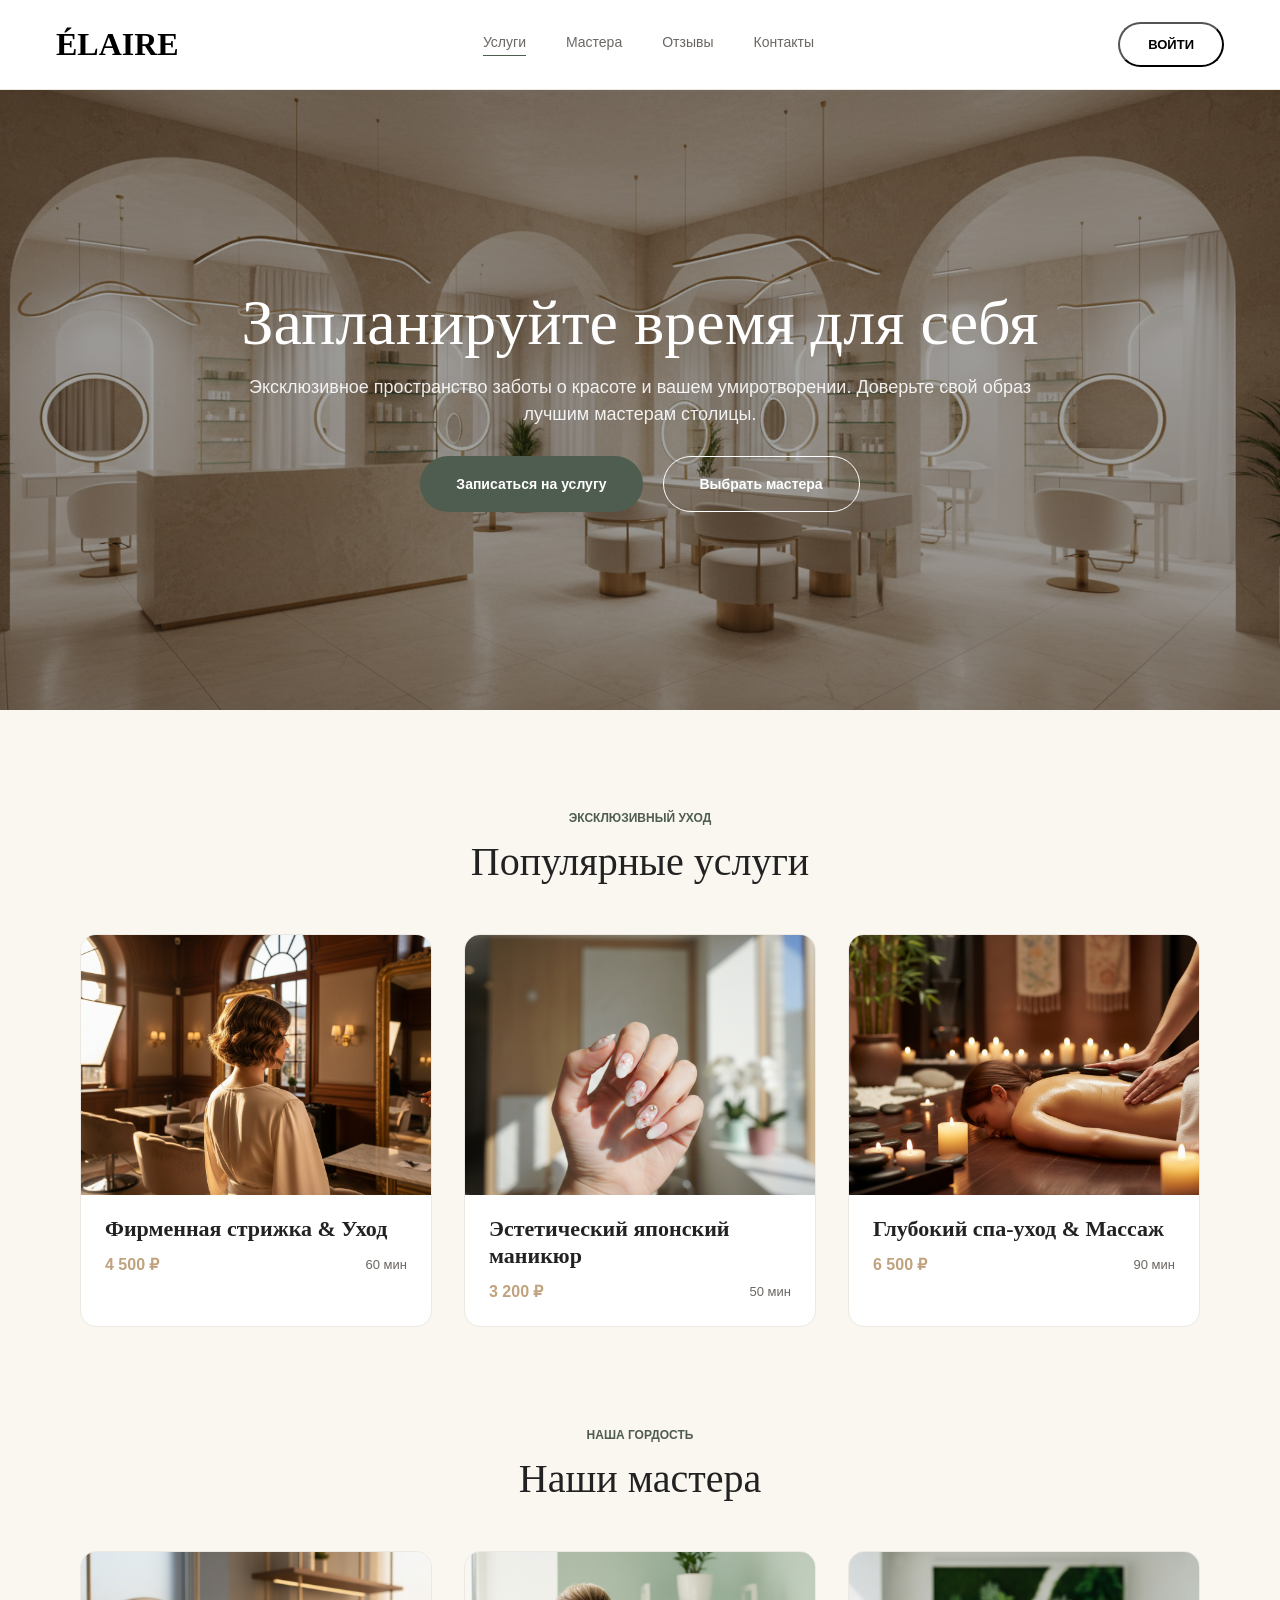
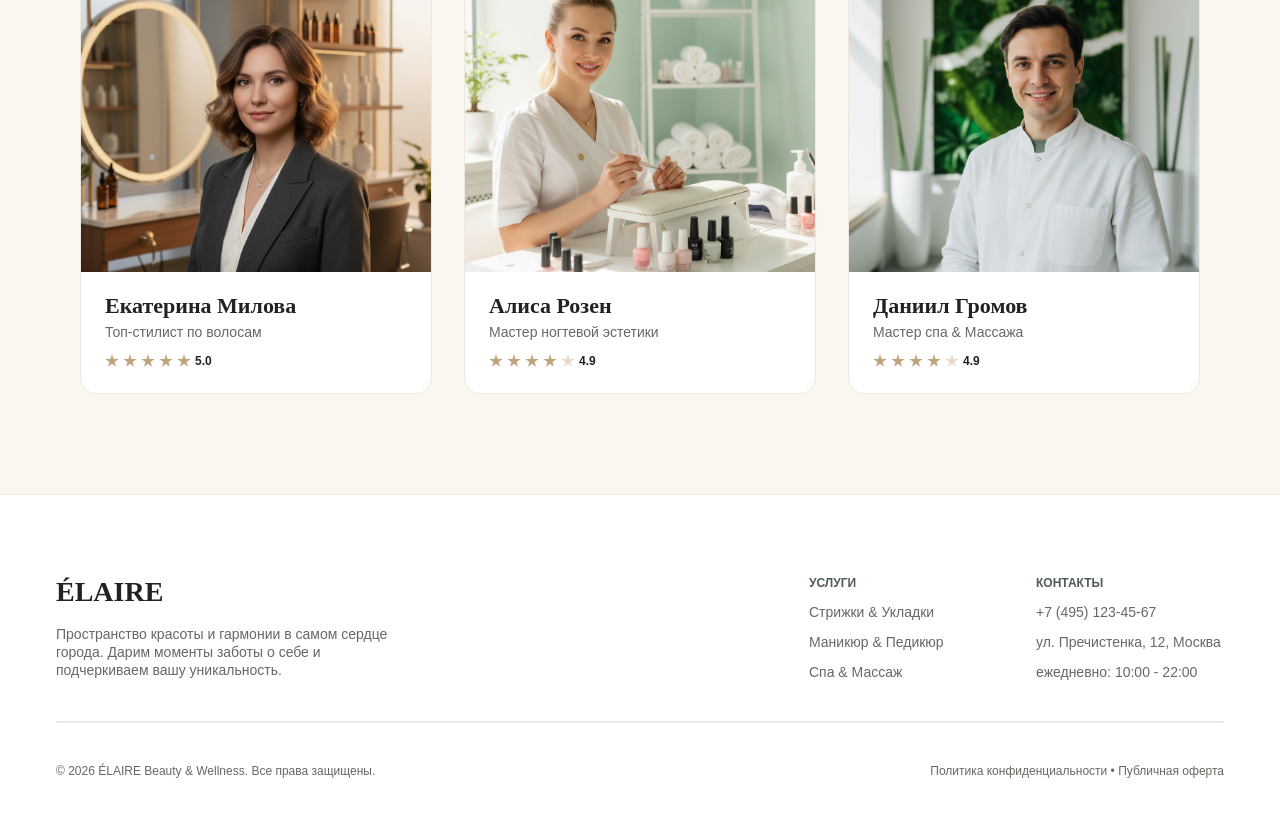
<file: frontend-1-complete/index.html>
<!DOCTYPE html>
<html lang="ru">
  <head>
    <meta charset="UTF-8" />
    <link rel="icon" type="image/svg+xml" href="/favicon.svg" />
    <meta name="viewport" content="width=device-width, initial-scale=1.0" />
    <title>ÉLAIRE — Салон услуг</title>
    <link rel="stylesheet" href="home.css" />
  </head>
  <body>
    <div class="page">
      <!-- header -->
      <header class="header">
        <div class="logo">
          <span class="logo-text">ÉLAIRE</span>
        </div>
        <nav class="nav-links">
          <div class="nav-item active"><a href="#">Услуги</a></div>
          <div class="nav-item"><a href="#">Мастера</a></div>
          <div class="nav-item"><a href="#">Отзывы</a></div>
          <div class="nav-item"><a href="#">Контакты</a></div>
        </nav>
        <button class="login-button"><span>Войти</span></button>
      </header>

      <!-- hero -->
      <section class="hero">
        <div class="hero-text-container">
          <h1 class="hero-title">Запланируйте время для себя</h1>
          <p class="hero-desc">
            Эксклюзивное пространство заботы о красоте и вашем умиротворении.
            Доверьте свой образ лучшим мастерам столицы.
          </p>
        </div>
        <div class="hero-ctas">
          <button
            class="cta-service"
            onclick="window.location.href='services.html'"
          >
            Записаться на услугу
          </button>
          <button class="cta-master">Выбрать мастера</button>
        </div>
      </section>

      <!-- popular services -->
      <section class="popular-services">
        <div class="section-header">
          <span class="section-tag">Эксклюзивный уход</span>
          <h2 class="section-title">Популярные услуги</h2>
        </div>
        <div class="services-grid">
          <article class="service-card">
            <div
              class="service-card-image"
              style="background-image: url('images/service-haircut.png')"
            ></div>
            <div class="service-card-body">
              <h3 class="service-card-title">Фирменная стрижка &amp; Уход</h3>
              <div class="service-card-meta">
                <span class="price">4 500 ₽</span>
                <span class="duration">60 мин</span>
              </div>
            </div>
          </article>
          <article class="service-card">
            <div
              class="service-card-image"
              style="background-image: url('images/service-manicure.png')"
            ></div>
            <div class="service-card-body">
              <h3 class="service-card-title">Эстетический японский маникюр</h3>
              <div class="service-card-meta">
                <span class="price">3 200 ₽</span>
                <span class="duration">50 мин</span>
              </div>
            </div>
          </article>
          <article class="service-card">
            <div
              class="service-card-image"
              style="background-image: url('images/service-spa.png')"
            ></div>
            <div class="service-card-body">
              <h3 class="service-card-title">Глубокий спа-уход &amp; Массаж</h3>
              <div class="service-card-meta">
                <span class="price">6 500 ₽</span>
                <span class="duration">90 мин</span>
              </div>
            </div>
          </article>
        </div>
      </section>

      <!-- our masters -->
      <section class="our-masters">
        <div class="section-header">
          <span class="section-tag">Наша гордость</span>
          <h2 class="section-title">Наши мастера</h2>
        </div>
        <div class="masters-grid">
          <article class="master-card">
            <div
              class="master-card-image"
              style="background-image: url('images/master-ekaterina.png')"
            ></div>
            <div class="master-card-body">
              <div class="master-info">
                <h3 class="master-name">Екатерина Милова</h3>
                <span class="master-role">Топ-стилист по волосам</span>
              </div>
              <div class="stars">
                <span class="star"></span>
                <span class="star"></span>
                <span class="star"></span>
                <span class="star"></span>
                <span class="star"></span>
                <span class="rating">5.0</span>
              </div>
            </div>
          </article>
          <article class="master-card">
            <div
              class="master-card-image"
              style="background-image: url('images/master-alisa.png')"
            ></div>
            <div class="master-card-body">
              <div class="master-info">
                <h3 class="master-name">Алиса Розен</h3>
                <span class="master-role">Мастер ногтевой эстетики</span>
              </div>
              <div class="stars">
                <span class="star"></span>
                <span class="star"></span>
                <span class="star"></span>
                <span class="star"></span>
                <span class="star star-empty"></span>
                <span class="rating">4.9</span>
              </div>
            </div>
          </article>
          <article class="master-card">
            <div
              class="master-card-image"
              style="background-image: url('images/master-daniil.png')"
            ></div>
            <div class="master-card-body">
              <div class="master-info">
                <h3 class="master-name">Даниил Громов</h3>
                <span class="master-role">Мастер спа &amp; Массажа</span>
              </div>
              <div class="stars">
                <span class="star"></span>
                <span class="star"></span>
                <span class="star"></span>
                <span class="star"></span>
                <span class="star star-empty"></span>
                <span class="rating">4.9</span>
              </div>
            </div>
          </article>
        </div>
      </section>

      <!-- footer -->
      <footer class="footer">
        <div class="footer-top">
          <div class="footer-brand">
            <span class="brand-name">ÉLAIRE</span>
            <span class="brand-desc"
              >Пространство красоты и гармонии в самом сердце города. Дарим
              моменты заботы о себе и подчеркиваем вашу уникальность.</span
            >
          </div>
          <div class="footer-links-row">
            <div class="links-col" style="width: 147px">
              <span class="col-title">Услуги</span>
              <a href="#">Стрижки &amp; Укладки</a>
              <a href="#">Маникюр &amp; Педикюр</a>
              <a href="#">Спа &amp; Массаж</a>
            </div>
            <div class="links-col" style="width: 188px">
              <span class="col-title">Контакты</span>
              <a href="#">+7 (495) 123-45-67</a>
              <a href="#">ул. Пречистенка, 12, Москва</a>
              <a href="#">ежедневно: 10:00 - 22:00</a>
            </div>
          </div>
        </div>
        <div class="footer-line"></div>
        <div class="footer-bottom">
          <span class="copy"
            >© 2026 ÉLAIRE Beauty &amp; Wellness. Все права защищены.</span
          >
          <span class="legal"
            >Политика конфиденциальности • Публичная оферта</span
          >
        </div>
      </footer>
    </div>
  </body>
</html>
</file>
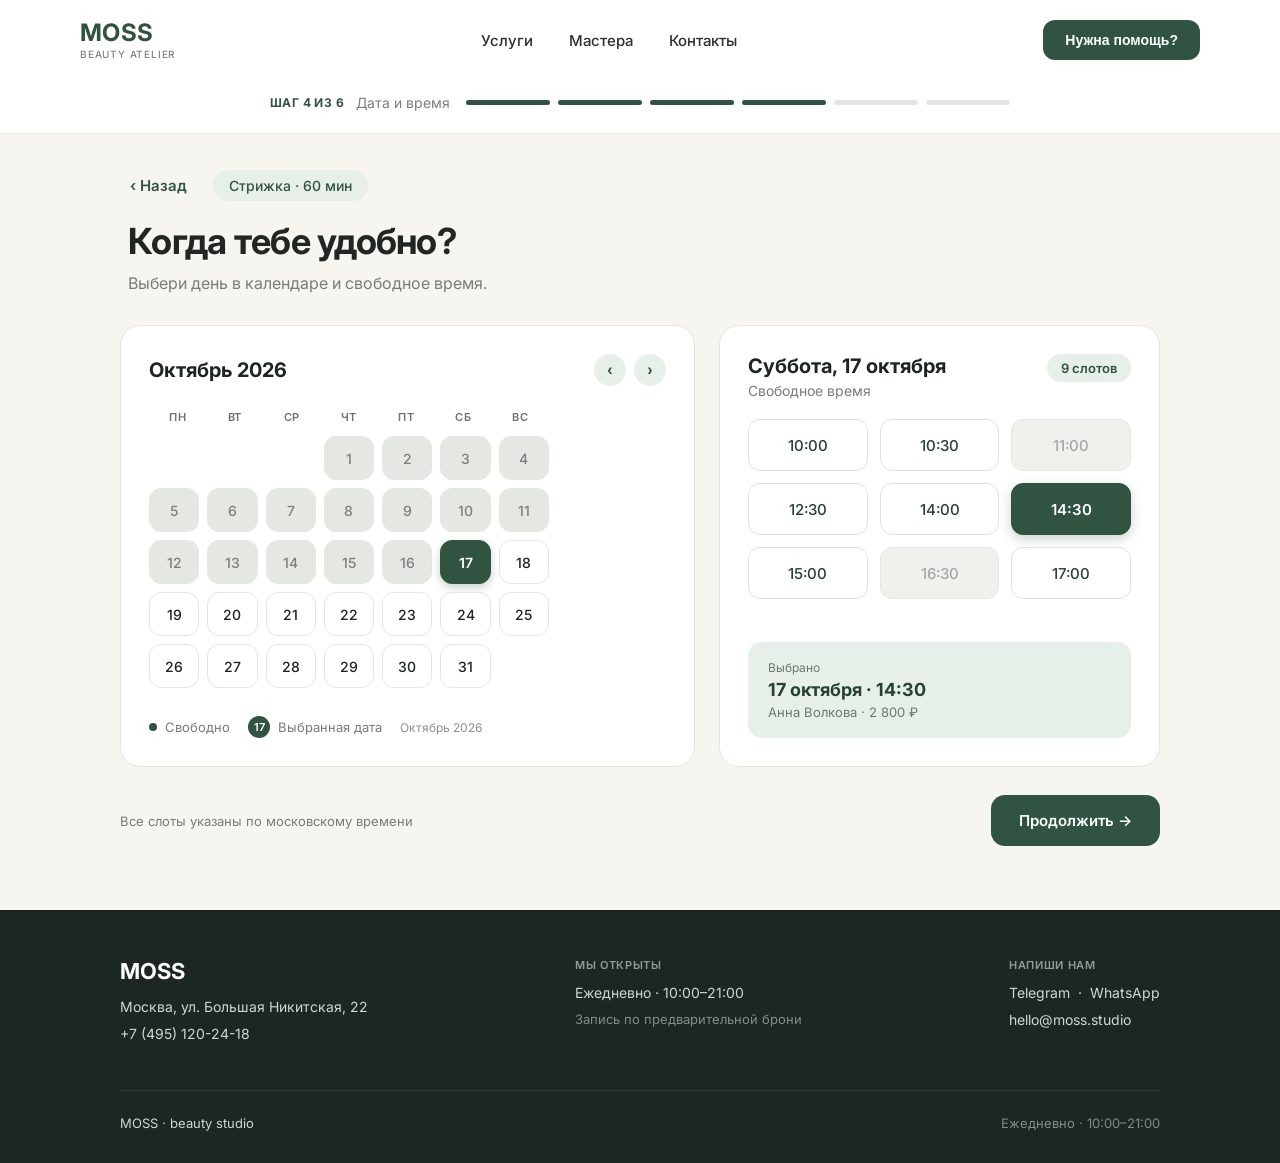
<file: frontend-1-practice/index.html>
<!DOCTYPE html>
<html lang="ru">
  <head>
    <meta charset="UTF-8" />
    <meta name="viewport" content="width=device-width, initial-scale=1.0" />
    <title>MOSS Beauty Atelier — Выбор даты и времени</title>
    <link rel="preconnect" href="https://fonts.googleapis.com" />
    <link rel="preconnect" href="https://fonts.gstatic.com" crossorigin />
    <link
      href="https://fonts.googleapis.com/css2?family=Inter:wght@400;500;600;700&display=swap"
      rel="stylesheet"
    />
    <link rel="stylesheet" href="./styles.css" />
  </head>
  <body>
    <div class="app-wrapper">
      <!-- Шапка и прогресс-бар -->
      <header class="site-header">
        <div class="header-top">
          <a href="#" class="brand-logo">
            <span class="brand-title">MOSS</span>
            <span class="brand-subtitle">BEAUTY ATELIER</span>
          </a>

          <nav class="main-nav">
            <a href="#" class="nav-link">Услуги</a>
            <a href="#" class="nav-link">Мастера</a>
            <a href="#" class="nav-link">Контакты</a>
          </nav>

          <button class="help-btn" type="button">Нужна помощь?</button>
        </div>

        <div class="progress-bar-container">
          <div class="progress-info">
            <span class="step-counter">ШАГ 4 ИЗ 6</span>
            <span class="step-name">Дата и время</span>
          </div>
          <div class="progress-segments">
            <div class="segment completed"></div>
            <div class="segment completed"></div>
            <div class="segment completed"></div>
            <div class="segment active"></div>
            <div class="segment"></div>
            <div class="segment"></div>
          </div>
        </div>
      </header>

      <!-- Основной контент -->
      <main class="booking-main">
        <div class="booking-container">
          <!-- Навигация назад и бейдж выбранной услуги -->
          <div class="top-controls">
            <a href="#" class="back-link">‹ Назад</a>
            <div class="service-pill">Стрижка · 60 мин</div>
          </div>

          <!-- Заголовок страницы -->
          <section class="page-heading">
            <h1 class="main-title">Когда тебе удобно?</h1>
            <p class="main-subtitle">
              Выбери день в календаре и свободное время.
            </p>
          </section>

          <!-- Сетка: Календарь + Слоты времени -->
          <div class="booking-grid">
            <!-- Карточка календаря -->
            <section class="card calendar-card">
              <div class="calendar-header">
                <h2 class="card-title">Октябрь 2026</h2>
                <div class="calendar-nav">
                  <button class="cal-arrow" type="button" aria-label="Предыдущий месяц">‹</button>
                  <button class="cal-arrow" type="button" aria-label="Следующий месяц">›</button>
                </div>
              </div>

              <div class="weekdays-grid">
                <span>ПН</span>
                <span>ВТ</span>
                <span>СР</span>
                <span>ЧТ</span>
                <span>ПТ</span>
                <span>СБ</span>
                <span>ВС</span>
              </div>

              <div class="days-grid">
                <!-- Пустые ячейки начала месяца (четверг — 1 число) -->
                <div class="day-cell empty"></div>
                <div class="day-cell empty"></div>
                <div class="day-cell empty"></div>
                <button type="button" class="day-cell disabled" disabled>1</button>
                <button type="button" class="day-cell disabled" disabled>2</button>
                <button type="button" class="day-cell disabled" disabled>3</button>
                <button type="button" class="day-cell disabled" disabled>4</button>
                <button type="button" class="day-cell disabled" disabled>5</button>
                <button type="button" class="day-cell disabled" disabled>6</button>
                <button type="button" class="day-cell disabled" disabled>7</button>
                <button type="button" class="day-cell disabled" disabled>8</button>
                <button type="button" class="day-cell disabled" disabled>9</button>
                <button type="button" class="day-cell disabled" disabled>10</button>
                <button type="button" class="day-cell disabled" disabled>11</button>
                <button type="button" class="day-cell disabled" disabled>12</button>
                <button type="button" class="day-cell disabled" disabled>13</button>
                <button type="button" class="day-cell disabled" disabled>14</button>
                <button type="button" class="day-cell disabled" disabled>15</button>
                <button type="button" class="day-cell disabled" disabled>16</button>
                <button type="button" class="day-cell selected">17</button>
                <button type="button" class="day-cell available">18</button>

                <button type="button" class="day-cell available">19</button>
                <button type="button" class="day-cell available">20</button>
                <button type="button" class="day-cell available">21</button>
                <button type="button" class="day-cell available">22</button>
                <button type="button" class="day-cell available">23</button>
                <button type="button" class="day-cell available">24</button>
                <button type="button" class="day-cell available">25</button>

                <button type="button" class="day-cell available">26</button>
                <button type="button" class="day-cell available">27</button>
                <button type="button" class="day-cell available">28</button>
                <button type="button" class="day-cell available">29</button>
                <button type="button" class="day-cell available">30</button>
                <button type="button" class="day-cell available">31</button>
              </div>

              <div class="calendar-legend">
                <div class="legend-item">
                  <span class="dot-free"></span>
                  <span>Свободно</span>
                </div>
                <div class="legend-item">
                  <span class="badge-selected">17</span>
                  <span>Выбранная дата</span>
                </div>
                <span class="legend-month">Октябрь 2026</span>
              </div>
            </section>

            <!-- Карточка выбора времени -->
            <section class="card slots-card">
              <div class="slots-header">
                <div class="slots-title-group">
                  <h2 class="card-title">Суббота, 17 октября</h2>
                  <span class="slots-subtitle">Свободное время</span>
                </div>
                <div class="slots-count-badge">9 слотов</div>
              </div>

              <div class="time-slots-grid">
                <button type="button" class="time-slot">10:00</button>
                <button type="button" class="time-slot">10:30</button>
                <button type="button" class="time-slot booked" disabled>11:00</button>
                <button type="button" class="time-slot">12:30</button>
                <button type="button" class="time-slot">14:00</button>
                <button type="button" class="time-slot selected">14:30</button>
                <button type="button" class="time-slot">15:00</button>
                <button type="button" class="time-slot booked" disabled>16:30</button>
                <button type="button" class="time-slot">17:00</button>
              </div>

              <div class="selection-summary">
                <span class="summary-label">Выбрано</span>
                <strong class="summary-datetime">17 октября · 14:30</strong>
                <span class="summary-master">Анна Волкова · 2 800 ₽</span>
              </div>
            </section>
          </div>

          <!-- Нижняя панель с кнопкой продолжения -->
          <div class="booking-actions">
            <span class="timezone-note">Все слоты указаны по московскому времени</span>
            <button type="button" class="continue-btn">Продолжить →</button>
          </div>
        </div>
      </main>

      <!-- Подвал сайта -->
      <footer class="site-footer">
        <div class="footer-container">
          <div class="footer-top">
            <div class="footer-col brand-col">
              <span class="footer-logo">MOSS</span>
              <p class="footer-address">Москва, ул. Большая Никитская, 22</p>
              <a href="tel:+74951202418" class="footer-phone">+7 (495) 120-24-18</a>
            </div>

            <div class="footer-col">
              <span class="footer-heading">МЫ ОТКРЫТЫ</span>
              <p class="footer-text">Ежедневно · 10:00–21:00</p>
              <p class="footer-subtext">Запись по предварительной брони</p>
            </div>

            <div class="footer-col">
              <span class="footer-heading">НАПИШИ НАМ</span>
              <div class="social-links">
                <a href="#">Telegram</a>
                <span>·</span>
                <a href="#">WhatsApp</a>
              </div>
              <a href="mailto:hello@moss.studio" class="footer-email">hello@moss.studio</a>
            </div>
          </div>

          <div class="footer-bottom">
            <span class="footer-copy">MOSS · beauty studio</span>
            <span class="footer-hours-mini">Ежедневно · 10:00–21:00</span>
          </div>
        </div>
      </footer>
    </div>
  </body>
</html>
</file>
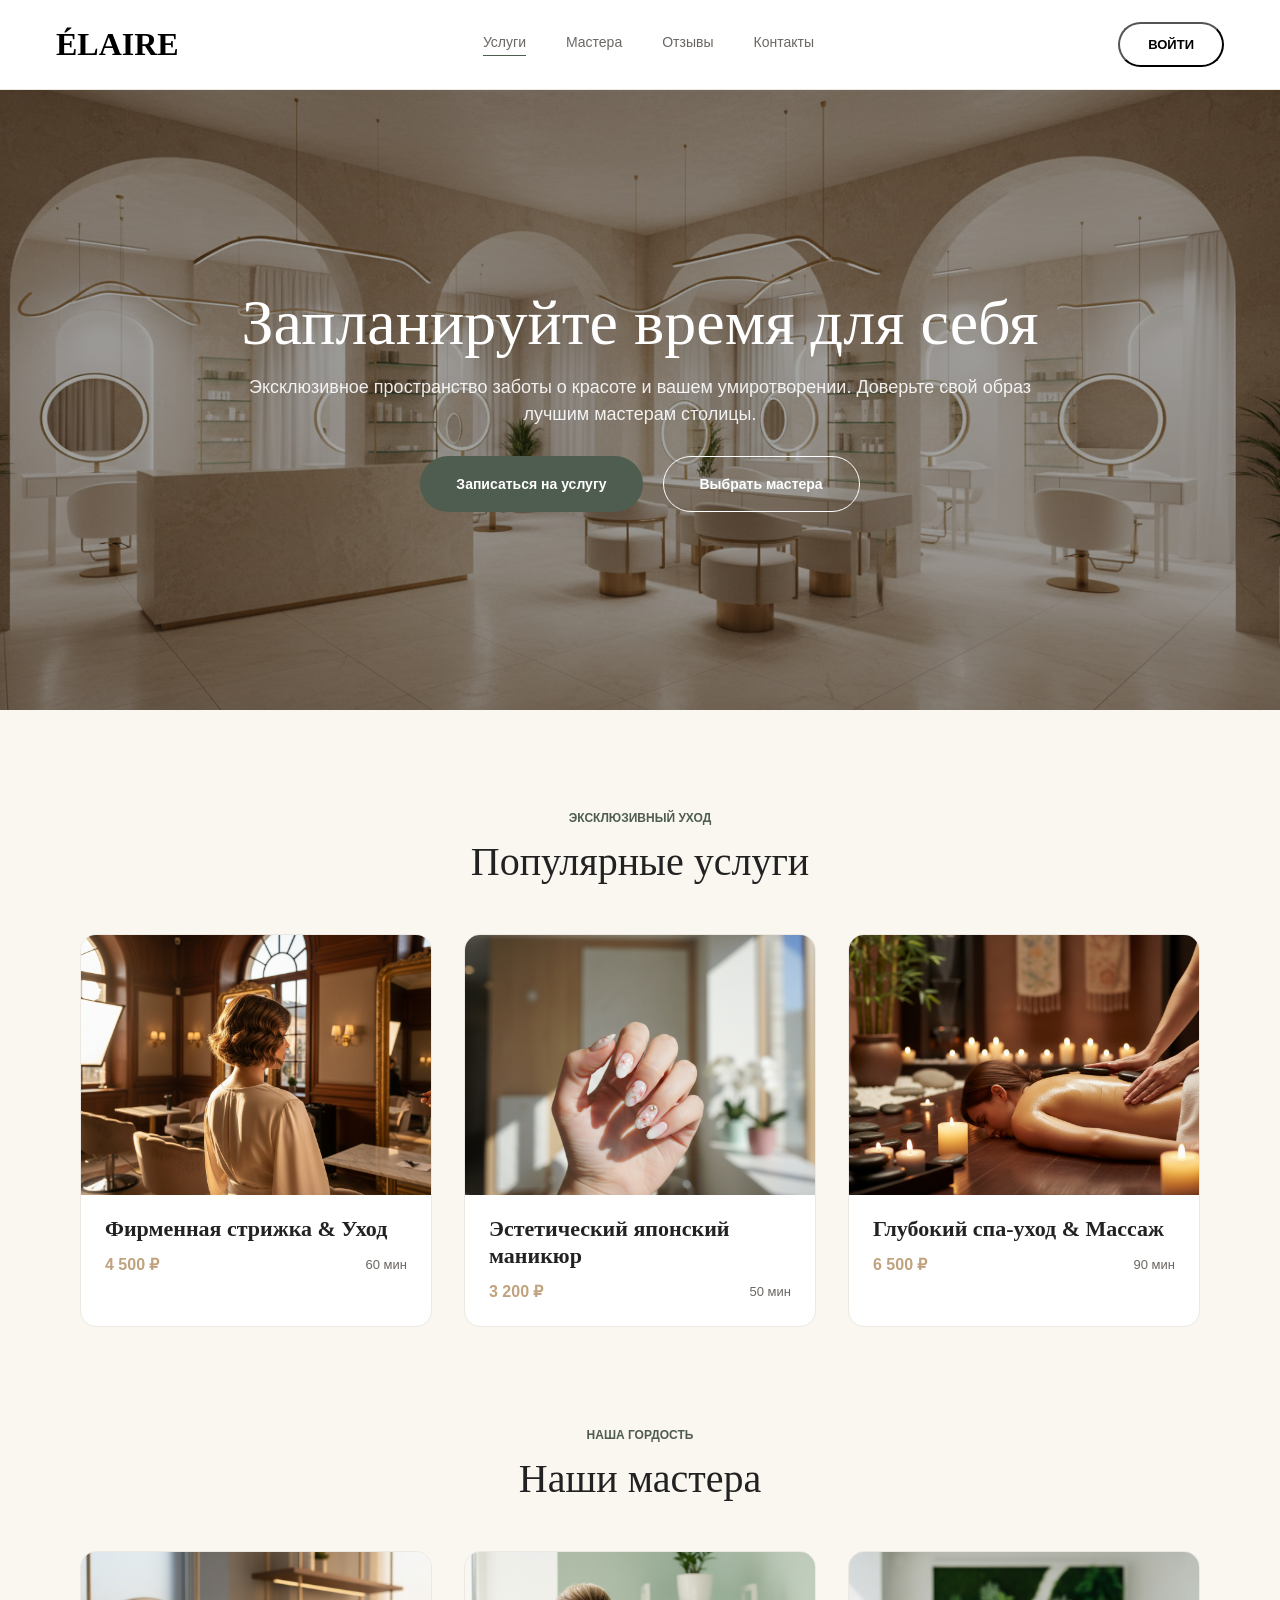
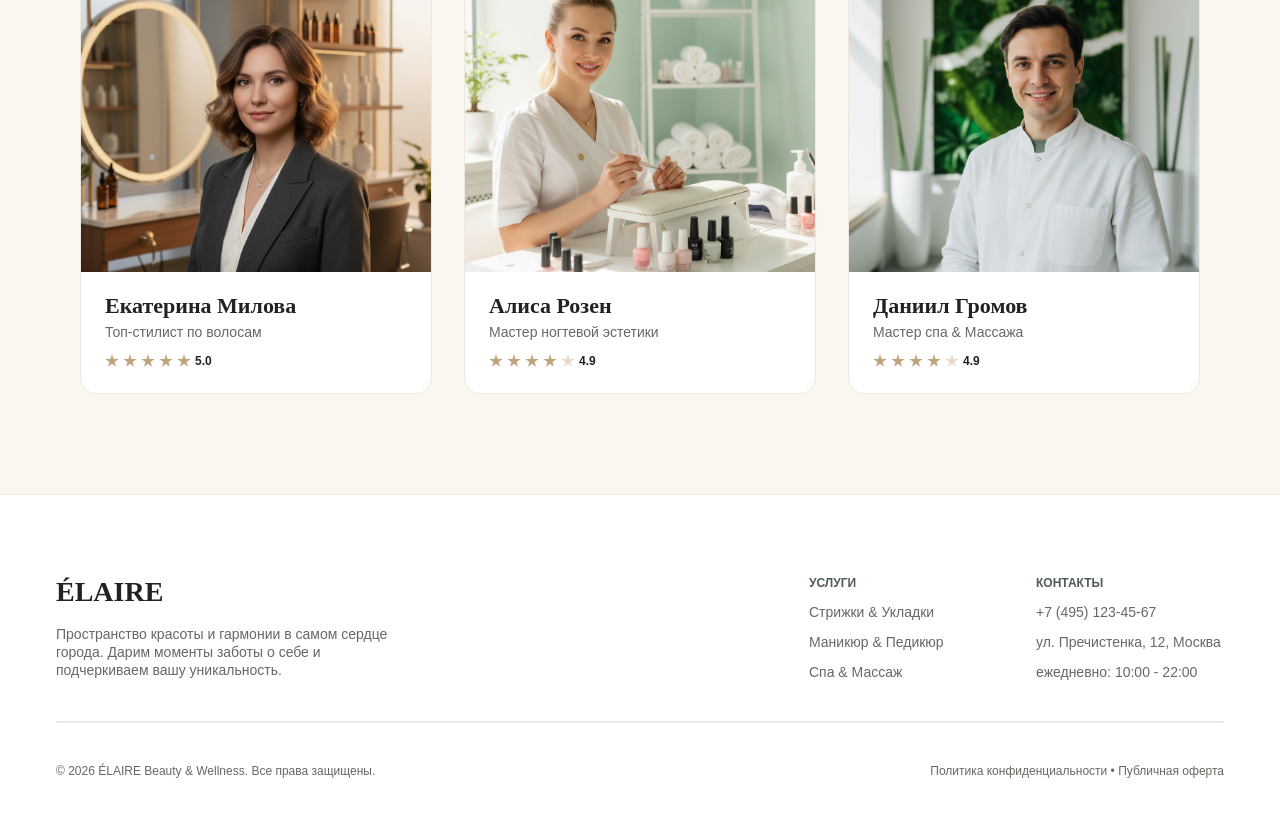
<file: frontend-2-complete/index.html>
<!DOCTYPE html>
<html lang="ru">
  <head>
    <meta charset="UTF-8" />
    <link rel="icon" type="image/svg+xml" href="/favicon.svg" />
    <meta name="viewport" content="width=device-width, initial-scale=1.0" />
    <title>ÉLAIRE — Салон услуг</title>
    <link rel="stylesheet" href="home.css" />
  </head>
  <body>
    <div class="page">
      <!-- header -->
      <header class="header">
        <div class="logo">
          <span class="logo-text">ÉLAIRE</span>
        </div>
        <nav class="nav-links">
          <div class="nav-item active"><a href="#">Услуги</a></div>
          <div class="nav-item"><a href="#">Мастера</a></div>
          <div class="nav-item"><a href="#">Отзывы</a></div>
          <div class="nav-item"><a href="#">Контакты</a></div>
        </nav>
        <button class="login-button"><span>Войти</span></button>
      </header>

      <!-- hero -->
      <section class="hero">
        <div class="hero-text-container">
          <h1 class="hero-title">Запланируйте время для себя</h1>
          <p class="hero-desc">
            Эксклюзивное пространство заботы о красоте и вашем умиротворении.
            Доверьте свой образ лучшим мастерам столицы.
          </p>
        </div>
        <div class="hero-ctas">
          <button class="cta-service">Записаться на услугу</button>
          <button class="cta-master">Выбрать мастера</button>
        </div>
      </section>

      <!-- popular services -->
      <section class="popular-services">
        <div class="section-header">
          <span class="section-tag">Эксклюзивный уход</span>
          <h2 class="section-title">Популярные услуги</h2>
        </div>
        <div class="services-grid">
          <article class="service-card">
            <div
              class="service-card-image"
              style="background-image: url('images/service-haircut.png')"
            ></div>
            <div class="service-card-body">
              <h3 class="service-card-title">Фирменная стрижка &amp; Уход</h3>
              <div class="service-card-meta">
                <span class="price">4 500 ₽</span>
                <span class="duration">60 мин</span>
              </div>
            </div>
          </article>
          <article class="service-card">
            <div
              class="service-card-image"
              style="background-image: url('images/service-manicure.png')"
            ></div>
            <div class="service-card-body">
              <h3 class="service-card-title">Эстетический японский маникюр</h3>
              <div class="service-card-meta">
                <span class="price">3 200 ₽</span>
                <span class="duration">50 мин</span>
              </div>
            </div>
          </article>
          <article class="service-card">
            <div
              class="service-card-image"
              style="background-image: url('images/service-spa.png')"
            ></div>
            <div class="service-card-body">
              <h3 class="service-card-title">Глубокий спа-уход &amp; Массаж</h3>
              <div class="service-card-meta">
                <span class="price">6 500 ₽</span>
                <span class="duration">90 мин</span>
              </div>
            </div>
          </article>
        </div>
      </section>

      <!-- our masters -->
      <section class="our-masters">
        <div class="section-header">
          <span class="section-tag">Наша гордость</span>
          <h2 class="section-title">Наши мастера</h2>
        </div>
        <div class="masters-grid">
          <article class="master-card">
            <div
              class="master-card-image"
              style="background-image: url('images/master-ekaterina.png')"
            ></div>
            <div class="master-card-body">
              <div class="master-info">
                <h3 class="master-name">Екатерина Милова</h3>
                <span class="master-role">Топ-стилист по волосам</span>
              </div>
              <div class="stars">
                <span class="star"></span>
                <span class="star"></span>
                <span class="star"></span>
                <span class="star"></span>
                <span class="star"></span>
                <span class="rating">5.0</span>
              </div>
            </div>
          </article>
          <article class="master-card">
            <div
              class="master-card-image"
              style="background-image: url('images/master-alisa.png')"
            ></div>
            <div class="master-card-body">
              <div class="master-info">
                <h3 class="master-name">Алиса Розен</h3>
                <span class="master-role">Мастер ногтевой эстетики</span>
              </div>
              <div class="stars">
                <span class="star"></span>
                <span class="star"></span>
                <span class="star"></span>
                <span class="star"></span>
                <span class="star star-empty"></span>
                <span class="rating">4.9</span>
              </div>
            </div>
          </article>
          <article class="master-card">
            <div
              class="master-card-image"
              style="background-image: url('images/master-daniil.png')"
            ></div>
            <div class="master-card-body">
              <div class="master-info">
                <h3 class="master-name">Даниил Громов</h3>
                <span class="master-role">Мастер спа &amp; Массажа</span>
              </div>
              <div class="stars">
                <span class="star"></span>
                <span class="star"></span>
                <span class="star"></span>
                <span class="star"></span>
                <span class="star star-empty"></span>
                <span class="rating">4.9</span>
              </div>
            </div>
          </article>
        </div>
      </section>

      <!-- footer -->
      <footer class="footer">
        <div class="footer-top">
          <div class="footer-brand">
            <span class="brand-name">ÉLAIRE</span>
            <span class="brand-desc"
              >Пространство красоты и гармонии в самом сердце города. Дарим
              моменты заботы о себе и подчеркиваем вашу уникальность.</span
            >
          </div>
          <div class="footer-links-row">
            <div class="links-col" style="width: 147px">
              <span class="col-title">Услуги</span>
              <a href="#">Стрижки &amp; Укладки</a>
              <a href="#">Маникюр &amp; Педикюр</a>
              <a href="#">Спа &amp; Массаж</a>
            </div>
            <div class="links-col" style="width: 188px">
              <span class="col-title">Контакты</span>
              <a href="#">+7 (495) 123-45-67</a>
              <a href="#">ул. Пречистенка, 12, Москва</a>
              <a href="#">ежедневно: 10:00 - 22:00</a>
            </div>
          </div>
        </div>
        <div class="footer-line"></div>
        <div class="footer-bottom">
          <span class="copy"
            >© 2026 ÉLAIRE Beauty &amp; Wellness. Все права защищены.</span
          >
          <span class="legal"
            >Политика конфиденциальности • Публичная оферта</span
          >
        </div>
      </footer>
    </div>
    <script src="./home.js"></script>
  </body>
</html>
</file>
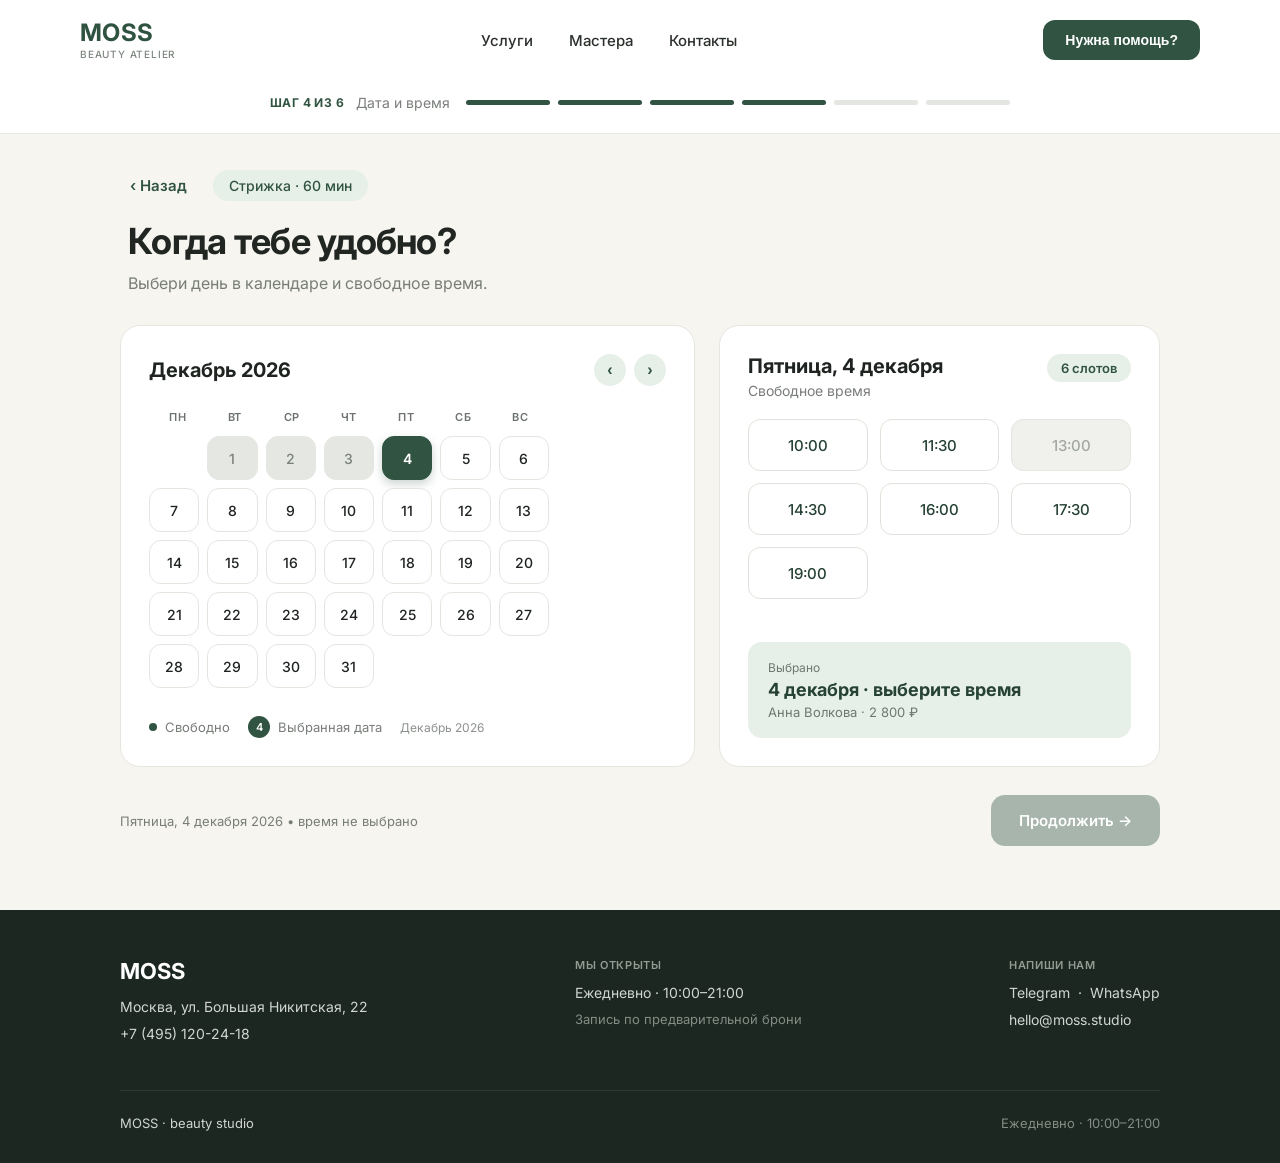
<file: frontend-2-practice/index.html>
<!DOCTYPE html>
<html lang="ru">
  <head>
    <meta charset="UTF-8" />
    <meta name="viewport" content="width=device-width, initial-scale=1.0" />
    <title>MOSS Beauty Atelier — Выбор даты и времени</title>
    <link rel="preconnect" href="https://fonts.googleapis.com" />
    <link rel="preconnect" href="https://fonts.gstatic.com" crossorigin />
    <link
      href="https://fonts.googleapis.com/css2?family=Inter:wght@400;500;600;700&display=swap"
      rel="stylesheet"
    />
    <link rel="stylesheet" href="./styles.css" />
  </head>
  <body>
    <div class="app-wrapper">
      <header class="site-header">
        <div class="header-top">
          <a href="#" class="brand-logo">
            <span class="brand-title">MOSS</span>
            <span class="brand-subtitle">BEAUTY ATELIER</span>
          </a>

          <nav class="main-nav">
            <a href="#" class="nav-link">Услуги</a>
            <a href="#" class="nav-link">Мастера</a>
            <a href="#" class="nav-link">Контакты</a>
          </nav>

          <button class="help-btn" type="button">Нужна помощь?</button>
        </div>

        <div class="progress-bar-container">
          <div class="progress-info">
            <span class="step-counter">ШАГ 4 ИЗ 6</span>
            <span class="step-name">Дата и время</span>
          </div>
          <div class="progress-segments">
            <div class="segment completed"></div>
            <div class="segment completed"></div>
            <div class="segment completed"></div>
            <div class="segment active"></div>
            <div class="segment"></div>
            <div class="segment"></div>
          </div>
        </div>
      </header>

      <main class="booking-main">
        <div class="booking-container">
          <div class="top-controls">
            <a href="#" class="back-link" id="backBtn">‹ Назад</a>
            <div class="service-pill" id="serviceBadge">Стрижка · 60 мин</div>
          </div>

          <section class="page-heading">
            <h1 class="main-title">Когда тебе удобно?</h1>
            <p class="main-subtitle">
              Выбери день в календаре и свободное время.
            </p>
          </section>

          <div class="booking-grid">
            <section class="card calendar-card">
              <div class="calendar-header">
                <h2 class="card-title" id="calendarMonthTitle">Октябрь 2026</h2>
                <div class="calendar-nav">
                  <button
                    class="cal-arrow"
                    id="prevMonthBtn"
                    type="button"
                    aria-label="Предыдущий месяц"
                  >
                    ‹
                  </button>
                  <button
                    class="cal-arrow"
                    id="nextMonthBtn"
                    type="button"
                    aria-label="Следующий месяц"
                  >
                    ›
                  </button>
                </div>
              </div>

              <div class="weekdays-grid">
                <span>ПН</span>
                <span>ВТ</span>
                <span>СР</span>
                <span>ЧТ</span>
                <span>ПТ</span>
                <span>СБ</span>
                <span>ВС</span>
              </div>

              <div class="days-grid" id="calendarDaysGrid"></div>

              <div class="calendar-legend">
                <div class="legend-item">
                  <span class="dot-free"></span>
                  <span>Свободно</span>
                </div>
                <div class="legend-item">
                  <span class="badge-selected" id="legendSelectedDay">17</span>
                  <span>Выбранная дата</span>
                </div>
                <span class="legend-month" id="legendMonthLabel">Октябрь 2026</span>
              </div>
            </section>

            <section class="card slots-card">
              <div class="slots-header">
                <div class="slots-title-group">
                  <h2 class="card-title" id="selectedDateHeading">
                    Суббота, 17 октября
                  </h2>
                  <span class="slots-subtitle">Свободное время</span>
                </div>
                <div class="slots-count-badge" id="slotsCountBadge">9 слотов</div>
              </div>

              <div class="time-slots-grid" id="timeSlotsGrid"></div>

              <div class="selection-summary" id="selectionSummary">
                <span class="summary-label">Выбрано</span>
                <strong class="summary-datetime" id="summaryDateTime">
                  17 октября · 14:30
                </strong>
                <span class="summary-master" id="summaryMaster">
                  Анна Волкова · 2 800 ₽
                </span>
              </div>
            </section>
          </div>

          <div class="booking-actions">
            <span class="timezone-note" id="bottomBarNote">
              Все слоты указаны по московскому времени
            </span>
            <button type="button" class="continue-btn" id="continueBtn">
              Продолжить →
            </button>
          </div>
        </div>
      </main>

      <footer class="site-footer">
        <div class="footer-container">
          <div class="footer-top">
            <div class="footer-col brand-col">
              <span class="footer-logo">MOSS</span>
              <p class="footer-address">Москва, ул. Большая Никитская, 22</p>
              <a href="tel:+74951202418" class="footer-phone">+7 (495) 120-24-18</a>
            </div>

            <div class="footer-col">
              <span class="footer-heading">МЫ ОТКРЫТЫ</span>
              <p class="footer-text">Ежедневно · 10:00–21:00</p>
              <p class="footer-subtext">Запись по предварительной брони</p>
            </div>

            <div class="footer-col">
              <span class="footer-heading">НАПИШИ НАМ</span>
              <div class="social-links">
                <a href="#">Telegram</a>
                <span>·</span>
                <a href="#">WhatsApp</a>
              </div>
              <a href="mailto:hello@moss.studio" class="footer-email">hello@moss.studio</a>
            </div>
          </div>

          <div class="footer-bottom">
            <span class="footer-copy">MOSS · beauty studio</span>
            <span class="footer-hours-mini">Ежедневно · 10:00–21:00</span>
          </div>
        </div>
      </footer>
    </div>

    <script src="script.js"></script>
  </body>
</html>
</file>
<file: frontend-1-complete/home.css>
/* ===== reset & base ===== */
* {
  margin: 0;
  padding: 0;
  box-sizing: border-box;
}

body {
  min-height: 100vh;
  font-family: "DM Sans", sans-serif;
}

.page {
  display: flex;
  flex-direction: column;
  min-height: 100vh;
  background: #faf6f0;
}

/* ===== header ===== */
.header {
  display: flex;
  flex-direction: row;
  justify-content: space-between;
  align-items: center;
  padding: 0px 56px;
  height: 90px;
  background: #ffffff;
  border-bottom: 1px solid #ede8e1;
}

.logo-text {
  font-family: "Cormorant Garamond", serif;
  font-weight: 600;
  font-size: 32px;
  line-height: 39px;
  cursor: pointer;
}

.nav-links {
  display: flex;
  flex-direction: row;
  gap: 40px;
}

.nav-item {
  padding-bottom: 4px;
  border-bottom: 1.5px solid transparent;
}

.nav-item.active {
  border-bottom-color: #4f5d50;
}

.nav-item a {
  font-size: 14px;
  line-height: 18px;
  color: #6b6661;
  text-decoration: none;
}

.login-button {
  padding: 12px 28px;
  border-radius: 100px;
  background: transparent;
  cursor: pointer;
  font-weight: 600;
  font-size: 13px;
  line-height: 17px;
  text-transform: uppercase;
}

/* ===== hero ===== */
.hero {
  display: flex;
  flex-direction: column;
  justify-content: center;
  align-items: center;
  padding: 0px 80px;
  gap: 28px;
  height: 620px;
  background: linear-gradient(0deg, rgba(0, 0, 0, 0.35), rgba(0, 0, 0, 0.35)),
    url("./images/hero-salon.png") center / cover no-repeat;
}

.hero-text-container {
  display: flex;
  flex-direction: column;
  align-items: center;
  gap: 16px;
  max-width: 800px;
}

.hero-title {
  font-family: "Cormorant Garamond", serif;
  font-weight: 400;
  font-size: 64px;
  line-height: 1.1;
  text-align: center;
  color: #ffffff;
}

.hero-desc {
  font-size: 18px;
  line-height: 1.5;
  text-align: center;
  color: #ffffff;
  opacity: 0.9;
}

.hero-ctas {
  display: flex;
  flex-direction: row;
  gap: 20px;
}

.cta-service {
  padding: 18px 36px;
  background: #4f5d50;
  border-radius: 100px;
  border: none;
  cursor: pointer;
  font-weight: 600;
  font-size: 14px;
  line-height: 18px;
  color: #ffffff;
}

.cta-service:hover {
  background: #3d4a3e;
}

.cta-master {
  padding: 18px 36px;
  background: transparent;
  border: 1px solid #ffffff;
  border-radius: 100px;
  cursor: pointer;
  font-weight: 600;
  font-size: 14px;
  line-height: 18px;
  color: #ffffff;
}

.cta-master:hover {
  background: rgba(255, 255, 255, 0.1);
}

/* ===== section header ===== */
.section-header {
  display: flex;
  flex-direction: column;
  align-items: center;
  gap: 12px;
  width: 100%;
}

.section-tag {
  font-weight: 700;
  font-size: 12px;
  line-height: 16px;
  text-transform: uppercase;
  color: #4f5d50;
}

.section-title {
  font-family: "Cormorant Garamond", serif;
  font-weight: 500;
  font-size: 40px;
  line-height: 48px;
  color: #222222;
}

/* ===== popular services ===== */
.popular-services {
  display: flex;
  flex-direction: column;
  align-items: flex-start;
  padding: 100px 80px 80px;
  gap: 48px;
  background: #faf6f0;
}

.services-grid {
  display: flex;
  flex-direction: row;
  gap: 32px;
  width: 100%;
}

.service-card {
  display: flex;
  flex-direction: column;
  align-items: flex-start;
  gap: 20px;
  flex: 1;
  padding-bottom: 24px;
  background: #ffffff;
  border: 1px solid #ede8e1;
  border-radius: 16px;
  overflow: hidden;
}

.service-card-image {
  width: 100%;
  height: 260px;
  background-size: cover;
  background-position: center;
  background-repeat: no-repeat;
}

.service-card-image--haircut {
  background-image: url("../images/service-haircut.png");
}

.service-card-image--manicure {
  background-image: url("../images/service-manicure.png");
}

.service-card-image--spa {
  background-image: url("../images/service-spa.png");
}

.service-card-body {
  display: flex;
  flex-direction: column;
  gap: 12px;
  padding: 0 24px;
  width: 100%;
}

.service-card-title {
  font-family: "Cormorant Garamond", serif;
  font-weight: 600;
  font-size: 22px;
  line-height: 27px;
  color: #222222;
}

.service-card-meta {
  display: flex;
  flex-direction: row;
  justify-content: space-between;
  align-items: center;
}

.service-card-meta .price {
  font-weight: 600;
  font-size: 16px;
  line-height: 21px;
  color: #c1a27e;
}

.service-card-meta .duration {
  font-size: 13px;
  line-height: 17px;
  color: #6b6661;
}

/* ===== our masters ===== */
.our-masters {
  display: flex;
  flex-direction: column;
  align-items: flex-start;
  padding: 20px 80px 100px;
  gap: 48px;
  background: #faf6f0;
}

.masters-grid {
  display: flex;
  flex-direction: row;
  gap: 32px;
  width: 100%;
}

.master-card {
  display: flex;
  flex-direction: column;
  align-items: flex-start;
  gap: 20px;
  flex: 1;
  padding-bottom: 24px;
  background: #ffffff;
  border: 1px solid #ede8e1;
  border-radius: 16px;
  overflow: hidden;
}

.master-card-image {
  width: 100%;
  height: 320px;
  background-size: cover;
  background-position: center;
  background-repeat: no-repeat;
}

.master-card-image--ekaterina {
  background-image: url("../images/master-ekaterina.png");
}

.master-card-image--alisa {
  background-image: url("../images/master-alisa.png");
}

.master-card-image--daniil {
  background-image: url("../images/master-daniil.png");
}

.master-card-body {
  display: flex;
  flex-direction: column;
  gap: 12px;
  padding: 0 24px;
  width: 100%;
}

.master-info {
  display: flex;
  flex-direction: column;
  gap: 4px;
}

.master-name {
  font-family: "Cormorant Garamond", serif;
  font-weight: 600;
  font-size: 22px;
  line-height: 27px;
  color: #222222;
}

.master-role {
  font-size: 14px;
  line-height: 18px;
  color: #6b6661;
}

.stars {
  display: flex;
  flex-direction: row;
  align-items: center;
  gap: 4px;
}

.star {
  width: 14px;
  height: 14px;
  background: #c1a27e;
  clip-path: polygon(
    50% 0%,
    61% 35%,
    98% 35%,
    68% 57%,
    79% 91%,
    50% 70%,
    21% 91%,
    32% 57%,
    2% 35%,
    39% 35%
  );
}

.star-empty {
  background: #eadbc8;
}

.rating {
  font-weight: 600;
  font-size: 12px;
  line-height: 16px;
  color: #222222;
}

/* ===== footer ===== */
.footer {
  background: #ffffff;
  display: flex;
  flex-direction: column;
  padding: 80px 56px 48px;
  border-top: 1px solid #ede8e1;
  margin-top: auto;
}

.footer-top {
  display: flex;
  flex-direction: row;
  justify-content: space-between;
  gap: 20px;
}

.footer-brand {
  display: flex;
  flex-direction: column;
  gap: 16px;
}

.footer-brand .brand-name {
  font-family: "Cormorant Garamond", serif;
  font-style: normal;
  font-weight: 600;
  font-size: 28px;
  line-height: 34px;
  color: #222222;
}

.footer-brand .brand-desc {
  max-width: 360px;
  font-size: 14px;
  line-height: 18px;
  color: #6b6661;
}

.footer-links-row {
  display: flex;
  flex-direction: row;
  gap: 80px;
}

.links-col {
  display: flex;
  flex-direction: column;
  gap: 12px;
}

.links-col .col-title {
  font-weight: 600;
  font-size: 12px;
  line-height: 16px;
  text-transform: uppercase;
  color: #4f5d50;
}

.links-col a {
  font-size: 14px;
  line-height: 18px;
  color: #6b6661;
  text-decoration: none;
}

.footer-line {
  border: 1px solid #ede8e1;
  margin-top: 40px;
  margin-bottom: 40px;
}

.footer-bottom {
  display: flex;
  flex-direction: row;
  justify-content: space-between;
  align-items: center;
  flex-grow: 0;
}

.footer-bottom .copy {
  font-size: 12px;
  line-height: 16px;
  color: #6b6661;
}

.footer-bottom .legal {
  font-size: 12px;
  line-height: 16px;
  color: #6b6661;
  margin-left: 20px;
}
</file>
<file: frontend-1-practice/styles.css>
/* Сброс базовых стилей */
* {
  margin: 0;
  padding: 0;
  box-sizing: border-box;
}

body {
  font-family: "Inter", -apple-system, BlinkMacSystemFont, "Segoe UI", Roboto, sans-serif;
  background-color: #f6f5f0;
  color: #1f2421;
  min-height: 100vh;
}

.app-wrapper {
  display: flex;
  flex-direction: column;
  min-height: 100vh;
}

/* ==================== ШАПКА ==================== */
.site-header {
  background-color: #ffffff;
  border-bottom: 1px solid #e9eae4;
}

.header-top {
  max-width: 1200px;
  margin: 0 auto;
  padding: 20px 40px;
  display: flex;
  justify-content: space-between;
  align-items: center;
}

.brand-logo {
  display: flex;
  flex-direction: column;
  text-decoration: none;
  cursor: pointer;
}

.brand-title {
  font-size: 24px;
  font-weight: 700;
  color: #2f5241;
  letter-spacing: 0.02em;
  line-height: 1.1;
}

.brand-subtitle {
  font-size: 10px;
  font-weight: 500;
  color: #7c857e;
  letter-spacing: 0.08em;
  margin-top: 2px;
}

.main-nav {
  display: flex;
  gap: 36px;
}

.nav-link {
  text-decoration: none;
  font-size: 15px;
  font-weight: 500;
  color: #2b302c;
  transition: color 0.2s ease;
  cursor: pointer;
}

.nav-link:hover {
  color: #2f5241;
}

.help-btn {
  background-color: #315442;
  color: #ffffff;
  border: none;
  border-radius: 12px;
  padding: 12px 22px;
  font-size: 14px;
  font-weight: 600;
  cursor: pointer;
  transition: background-color 0.2s ease, transform 0.15s ease;
}

.help-btn:hover {
  background-color: #264234;
}

/* Индикатор шагов */
.progress-bar-container {
  max-width: 1200px;
  margin: 0 auto;
  padding: 14px 40px 22px;
  display: flex;
  align-items: center;
  justify-content: center;
  gap: 16px;
}

.progress-info {
  display: flex;
  align-items: center;
  gap: 12px;
}

.step-counter {
  font-size: 12px;
  font-weight: 700;
  color: #315442;
  letter-spacing: 0.04em;
}

.step-name {
  font-size: 14px;
  color: #7a7f7a;
}

.progress-segments {
  display: flex;
  gap: 8px;
}

.segment {
  width: 84px;
  height: 5px;
  border-radius: 4px;
  background-color: #e4e6e1;
}

.segment.completed,
.segment.active {
  background-color: #315442;
}

/* ==================== ОСНОВНОЙ КОНТЕНТ ==================== */
.booking-main {
  flex: 1;
  padding: 36px 40px 64px;
}

.booking-container {
  max-width: 1040px;
  margin: 0 auto;
}

.top-controls {
  display: flex;
  align-items: center;
  gap: 16px;
  margin-bottom: 18px;
}

.back-link {
  text-decoration: none;
  font-size: 15px;
  font-weight: 600;
  color: #315442;
  padding: 6px 10px;
  border-radius: 8px;
  transition: background-color 0.2s ease;
  cursor: pointer;
}

.back-link:hover {
  background-color: #e7efe9;
}

.service-pill {
  background-color: #e6efe8;
  color: #315442;
  font-size: 14px;
  font-weight: 500;
  padding: 7px 16px;
  border-radius: 100px;
}

.page-heading {
  margin-bottom: 32px;
  padding-left: 8px;
}

.main-title {
  font-size: 36px;
  font-weight: 700;
  color: #222623;
  margin-bottom: 10px;
  letter-spacing: -0.02em;
}

.main-subtitle {
  font-size: 16px;
  color: #787d78;
}

/* Сетка карточек */
.booking-grid {
  display: flex;
  gap: 24px;
  align-items: stretch;
  margin-bottom: 28px;
}

.card {
  background-color: #ffffff;
  border: 1px solid #e6e5e0;
  border-radius: 20px;
  padding: 28px;
}

.calendar-card {
  flex: 1.35;
  display: flex;
  flex-direction: column;
}

.slots-card {
  flex: 1;
  display: flex;
  flex-direction: column;
}

.card-title {
  font-size: 20px;
  font-weight: 700;
  color: #1f2421;
}

/* ==================== КАЛЕНДАРЬ ==================== */
.calendar-header {
  display: flex;
  justify-content: space-between;
  align-items: center;
  margin-bottom: 24px;
}

.calendar-nav {
  display: flex;
  gap: 8px;
}

.cal-arrow {
  width: 32px;
  height: 32px;
  border-radius: 50%;
  border: none;
  background-color: #e7efe9;
  color: #315442;
  font-size: 16px;
  font-weight: 600;
  display: flex;
  align-items: center;
  justify-content: center;
  cursor: pointer;
  transition: background-color 0.2s ease;
}

.cal-arrow:hover {
  background-color: #d4e3d8;
}

.weekdays-grid {
  display: grid;
  grid-template-columns: repeat(7, 1fr);
  text-align: center;
  margin-bottom: 12px;
  max-width: 400px;
}

.weekdays-grid span {
  font-size: 11px;
  font-weight: 600;
  color: #6c726d;
  letter-spacing: 0.04em;
}

.days-grid {
  display: grid;
  grid-template-columns: repeat(7, 1fr);
  gap: 8px;
  max-width: 400px;
  margin-bottom: 28px;
}

.day-cell {
  height: 44px;
  border-radius: 12px;
  border: 1px solid #e5e5e0;
  background-color: #ffffff;
  font-family: inherit;
  font-size: 14px;
  font-weight: 500;
  color: #1f2421;
  display: flex;
  align-items: center;
  justify-content: center;
  cursor: pointer;
  transition: all 0.2s ease;
}

.day-cell.empty {
  border: none;
  background: transparent;
  cursor: default;
}

.day-cell.available:hover {
  border-color: #315442;
  background-color: #f2f7f4;
}

/* Занятые / недоступные дни */
.day-cell.disabled {
  background-color: #e5e7e3;
  border-color: #e5e7e3;
  color: #7b807c;
  cursor: not-allowed;
}

/* Выбранный день */
.day-cell.selected {
  background-color: #315442;
  border-color: #315442;
  color: #ffffff;
  font-weight: 600;
  box-shadow: 0 4px 10px rgba(49, 84, 66, 0.25);
}

.calendar-legend {
  margin-top: auto;
  display: flex;
  align-items: center;
  gap: 18px;
  font-size: 13px;
  color: #787d78;
}

.legend-item {
  display: flex;
  align-items: center;
  gap: 8px;
}

.dot-free {
  width: 8px;
  height: 8px;
  border-radius: 50%;
  background-color: #315442;
}

.badge-selected {
  width: 22px;
  height: 22px;
  border-radius: 50%;
  background-color: #315442;
  color: #ffffff;
  font-size: 11px;
  font-weight: 600;
  display: flex;
  align-items: center;
  justify-content: center;
}

.legend-month {
  font-size: 12px;
  color: #8c918c;
}

/* ==================== СЛОТЫ ВРЕМЕНИ ==================== */
.slots-header {
  display: flex;
  justify-content: space-between;
  align-items: flex-start;
  margin-bottom: 20px;
}

.slots-title-group {
  display: flex;
  flex-direction: column;
  gap: 4px;
}

.slots-subtitle {
  font-size: 14px;
  color: #787d78;
}

.slots-count-badge {
  background-color: #e7efe9;
  color: #315442;
  font-size: 13px;
  font-weight: 600;
  padding: 6px 14px;
  border-radius: 100px;
}

.time-slots-grid {
  display: grid;
  grid-template-columns: repeat(3, 1fr);
  gap: 12px;
  margin-bottom: 24px;
}

.time-slot {
  height: 52px;
  border-radius: 12px;
  border: 1px solid #e2e2dc;
  background-color: #ffffff;
  font-family: inherit;
  font-size: 15px;
  font-weight: 500;
  color: #264234;
  cursor: pointer;
  transition: all 0.2s ease;
}

.time-slot:hover:not(:disabled):not(.booked) {
  border-color: #315442;
  background-color: #f2f7f4;
  box-shadow: 0 2px 6px rgba(49, 84, 66, 0.1);
}

.time-slot:focus-visible {
  outline: 2px solid #2b82f6;
  outline-offset: 2px;
}

.time-slot.selected {
  background-color: #315442;
  border-color: #315442;
  color: #ffffff;
  font-weight: 600;
  box-shadow: 0 4px 12px rgba(49, 84, 66, 0.25);
}

.time-slot.booked,
.time-slot:disabled {
  background-color: #f0f1ed;
  border-color: #e5e6e1;
  color: #a3a8a4;
  cursor: not-allowed;
}

.selection-summary {
  margin-top: auto;
  background-color: #e7efe9;
  border-radius: 14px;
  padding: 18px 20px;
  display: flex;
  flex-direction: column;
  gap: 4px;
}

.summary-label {
  font-size: 12px;
  color: #6d7870;
}

.summary-datetime {
  font-size: 18px;
  font-weight: 700;
  color: #264234;
}

.summary-master {
  font-size: 13px;
  color: #6d7870;
}

/* ==================== НИЖНЯЯ ПАНЕЛЬ ==================== */
.booking-actions {
  display: flex;
  justify-content: space-between;
  align-items: center;
}

.timezone-note {
  font-size: 13px;
  color: #787d78;
}

.continue-btn {
  background-color: #315442;
  color: #ffffff;
  border: none;
  border-radius: 14px;
  padding: 16px 28px;
  font-family: inherit;
  font-size: 15px;
  font-weight: 600;
  cursor: pointer;
  transition: background-color 0.2s ease, box-shadow 0.2s ease;
}

.continue-btn:hover:not(:disabled) {
  background-color: #264234;
  box-shadow: 0 4px 14px rgba(49, 84, 66, 0.3);
}

.continue-btn:disabled {
  background-color: #a7b5ad;
  cursor: not-allowed;
  box-shadow: none;
}

/* ==================== ПОДВАЛ ==================== */
.site-footer {
  background-color: #1c2721;
  color: #ffffff;
  padding: 48px 40px 32px;
}

.footer-container {
  max-width: 1040px;
  margin: 0 auto;
}

.footer-top {
  display: flex;
  justify-content: space-between;
  gap: 40px;
  margin-bottom: 48px;
}

.footer-col {
  display: flex;
  flex-direction: column;
  gap: 10px;
}

.footer-logo {
  font-size: 22px;
  font-weight: 700;
  color: #ffffff;
  margin-bottom: 4px;
}

.footer-address,
.footer-phone,
.footer-text,
.footer-email {
  font-size: 14px;
  color: #d1d6d2;
  text-decoration: none;
}

.footer-phone:hover,
.footer-email:hover {
  color: #ffffff;
}

.footer-heading {
  font-size: 11px;
  font-weight: 600;
  letter-spacing: 0.06em;
  color: #929c95;
  text-transform: uppercase;
  margin-bottom: 2px;
}

.footer-subtext {
  font-size: 13px;
  color: #838d86;
}

.social-links {
  display: flex;
  align-items: center;
  gap: 8px;
  font-size: 14px;
  color: #d1d6d2;
}

.social-links a {
  color: #d1d6d2;
  text-decoration: none;
  transition: color 0.2s ease;
}

.social-links a:hover {
  color: #ffffff;
}

.footer-bottom {
  display: flex;
  justify-content: space-between;
  align-items: center;
  padding-top: 24px;
  border-top: 1px solid rgba(255, 255, 255, 0.08);
  font-size: 13px;
  color: #838d86;
}

.footer-copy {
  color: #d1d6d2;
}
</file>
<file: frontend-2-complete/home.css>
/* ===== reset & base ===== */
* {
  margin: 0;
  padding: 0;
  box-sizing: border-box;
}

body {
  min-height: 100vh;
  font-family: "DM Sans", sans-serif;
}

.page {
  display: flex;
  flex-direction: column;
  min-height: 100vh;
  background: #faf6f0;
}

/* ===== header ===== */
.header {
  display: flex;
  flex-direction: row;
  justify-content: space-between;
  align-items: center;
  padding: 0px 56px;
  height: 90px;
  background: #ffffff;
  border-bottom: 1px solid #ede8e1;
}

.logo-text {
  font-family: "Cormorant Garamond", serif;
  font-weight: 600;
  font-size: 32px;
  line-height: 39px;
  cursor: pointer;
}

.nav-links {
  display: flex;
  flex-direction: row;
  gap: 40px;
}

.nav-item {
  padding-bottom: 4px;
  border-bottom: 1.5px solid transparent;
}

.nav-item.active {
  border-bottom-color: #4f5d50;
}

.nav-item a {
  font-size: 14px;
  line-height: 18px;
  color: #6b6661;
  text-decoration: none;
}

.login-button {
  padding: 12px 28px;
  border-radius: 100px;
  background: transparent;
  cursor: pointer;
  font-weight: 600;
  font-size: 13px;
  line-height: 17px;
  text-transform: uppercase;
}

/* ===== hero ===== */
.hero {
  display: flex;
  flex-direction: column;
  justify-content: center;
  align-items: center;
  padding: 0px 80px;
  gap: 28px;
  height: 620px;
  background: linear-gradient(0deg, rgba(0, 0, 0, 0.35), rgba(0, 0, 0, 0.35)),
    url("./images/hero-salon.png") center / cover no-repeat;
}

.hero-text-container {
  display: flex;
  flex-direction: column;
  align-items: center;
  gap: 16px;
  max-width: 800px;
}

.hero-title {
  font-family: "Cormorant Garamond", serif;
  font-weight: 400;
  font-size: 64px;
  line-height: 1.1;
  text-align: center;
  color: #ffffff;
}

.hero-desc {
  font-size: 18px;
  line-height: 1.5;
  text-align: center;
  color: #ffffff;
  opacity: 0.9;
}

.hero-ctas {
  display: flex;
  flex-direction: row;
  gap: 20px;
}

.cta-service {
  padding: 18px 36px;
  background: #4f5d50;
  border-radius: 100px;
  border: none;
  cursor: pointer;
  font-weight: 600;
  font-size: 14px;
  line-height: 18px;
  color: #ffffff;
}

.cta-service:hover {
  background: #3d4a3e;
}

.cta-master {
  padding: 18px 36px;
  background: transparent;
  border: 1px solid #ffffff;
  border-radius: 100px;
  cursor: pointer;
  font-weight: 600;
  font-size: 14px;
  line-height: 18px;
  color: #ffffff;
}

.cta-master:hover {
  background: rgba(255, 255, 255, 0.1);
}

/* ===== section header ===== */
.section-header {
  display: flex;
  flex-direction: column;
  align-items: center;
  gap: 12px;
  width: 100%;
}

.section-tag {
  font-weight: 700;
  font-size: 12px;
  line-height: 16px;
  text-transform: uppercase;
  color: #4f5d50;
}

.section-title {
  font-family: "Cormorant Garamond", serif;
  font-weight: 500;
  font-size: 40px;
  line-height: 48px;
  color: #222222;
}

/* ===== popular services ===== */
.popular-services {
  display: flex;
  flex-direction: column;
  align-items: flex-start;
  padding: 100px 80px 80px;
  gap: 48px;
  background: #faf6f0;
}

.services-grid {
  display: flex;
  flex-direction: row;
  gap: 32px;
  width: 100%;
}

.service-card {
  display: flex;
  flex-direction: column;
  align-items: flex-start;
  gap: 20px;
  flex: 1;
  padding-bottom: 24px;
  background: #ffffff;
  border: 1px solid #ede8e1;
  border-radius: 16px;
  overflow: hidden;
}

.service-card-image {
  width: 100%;
  height: 260px;
  background-size: cover;
  background-position: center;
  background-repeat: no-repeat;
}

.service-card-image--haircut {
  background-image: url("../images/service-haircut.png");
}

.service-card-image--manicure {
  background-image: url("../images/service-manicure.png");
}

.service-card-image--spa {
  background-image: url("../images/service-spa.png");
}

.service-card-body {
  display: flex;
  flex-direction: column;
  gap: 12px;
  padding: 0 24px;
  width: 100%;
}

.service-card-title {
  font-family: "Cormorant Garamond", serif;
  font-weight: 600;
  font-size: 22px;
  line-height: 27px;
  color: #222222;
}

.service-card-meta {
  display: flex;
  flex-direction: row;
  justify-content: space-between;
  align-items: center;
}

.service-card-meta .price {
  font-weight: 600;
  font-size: 16px;
  line-height: 21px;
  color: #c1a27e;
}

.service-card-meta .duration {
  font-size: 13px;
  line-height: 17px;
  color: #6b6661;
}

/* ===== our masters ===== */
.our-masters {
  display: flex;
  flex-direction: column;
  align-items: flex-start;
  padding: 20px 80px 100px;
  gap: 48px;
  background: #faf6f0;
}

.masters-grid {
  display: flex;
  flex-direction: row;
  gap: 32px;
  width: 100%;
}

.master-card {
  display: flex;
  flex-direction: column;
  align-items: flex-start;
  gap: 20px;
  flex: 1;
  padding-bottom: 24px;
  background: #ffffff;
  border: 1px solid #ede8e1;
  border-radius: 16px;
  overflow: hidden;
}

.master-card-image {
  width: 100%;
  height: 320px;
  background-size: cover;
  background-position: center;
  background-repeat: no-repeat;
}

.master-card-image--ekaterina {
  background-image: url("../images/master-ekaterina.png");
}

.master-card-image--alisa {
  background-image: url("../images/master-alisa.png");
}

.master-card-image--daniil {
  background-image: url("../images/master-daniil.png");
}

.master-card-body {
  display: flex;
  flex-direction: column;
  gap: 12px;
  padding: 0 24px;
  width: 100%;
}

.master-info {
  display: flex;
  flex-direction: column;
  gap: 4px;
}

.master-name {
  font-family: "Cormorant Garamond", serif;
  font-weight: 600;
  font-size: 22px;
  line-height: 27px;
  color: #222222;
}

.master-role {
  font-size: 14px;
  line-height: 18px;
  color: #6b6661;
}

.stars {
  display: flex;
  flex-direction: row;
  align-items: center;
  gap: 4px;
}

.star {
  width: 14px;
  height: 14px;
  background: #c1a27e;
  clip-path: polygon(
    50% 0%,
    61% 35%,
    98% 35%,
    68% 57%,
    79% 91%,
    50% 70%,
    21% 91%,
    32% 57%,
    2% 35%,
    39% 35%
  );
}

.star-empty {
  background: #eadbc8;
}

.rating {
  font-weight: 600;
  font-size: 12px;
  line-height: 16px;
  color: #222222;
}

/* ===== footer ===== */
.footer {
  background: #ffffff;
  display: flex;
  flex-direction: column;
  padding: 80px 56px 48px;
  border-top: 1px solid #ede8e1;
  margin-top: auto;
}

.footer-top {
  display: flex;
  flex-direction: row;
  justify-content: space-between;
  gap: 20px;
}

.footer-brand {
  display: flex;
  flex-direction: column;
  gap: 16px;
}

.footer-brand .brand-name {
  font-family: "Cormorant Garamond", serif;
  font-style: normal;
  font-weight: 600;
  font-size: 28px;
  line-height: 34px;
  color: #222222;
}

.footer-brand .brand-desc {
  max-width: 360px;
  font-size: 14px;
  line-height: 18px;
  color: #6b6661;
}

.footer-links-row {
  display: flex;
  flex-direction: row;
  gap: 80px;
}

.links-col {
  display: flex;
  flex-direction: column;
  gap: 12px;
}

.links-col .col-title {
  font-weight: 600;
  font-size: 12px;
  line-height: 16px;
  text-transform: uppercase;
  color: #4f5d50;
}

.links-col a {
  font-size: 14px;
  line-height: 18px;
  color: #6b6661;
  text-decoration: none;
}

.footer-line {
  border: 1px solid #ede8e1;
  margin-top: 40px;
  margin-bottom: 40px;
}

.footer-bottom {
  display: flex;
  flex-direction: row;
  justify-content: space-between;
  align-items: center;
  flex-grow: 0;
}

.footer-bottom .copy {
  font-size: 12px;
  line-height: 16px;
  color: #6b6661;
}

.footer-bottom .legal {
  font-size: 12px;
  line-height: 16px;
  color: #6b6661;
  margin-left: 20px;
}
</file>
<file: frontend-2-practice/styles.css>
* {
  margin: 0;
  padding: 0;
  box-sizing: border-box;
}

body {
  font-family: "Inter", -apple-system, BlinkMacSystemFont, "Segoe UI", Roboto, sans-serif;
  background-color: #f6f5f0;
  color: #1f2421;
  min-height: 100vh;
}

.app-wrapper {
  display: flex;
  flex-direction: column;
  min-height: 100vh;
}

/* Header */
.site-header {
  background-color: #ffffff;
  border-bottom: 1px solid #e9eae4;
}

.header-top {
  max-width: 1200px;
  margin: 0 auto;
  padding: 20px 40px;
  display: flex;
  justify-content: space-between;
  align-items: center;
}

.brand-logo {
  display: flex;
  flex-direction: column;
  text-decoration: none;
  cursor: pointer;
}

.brand-title {
  font-size: 24px;
  font-weight: 700;
  color: #2f5241;
  letter-spacing: 0.02em;
  line-height: 1.1;
}

.brand-subtitle {
  font-size: 10px;
  font-weight: 500;
  color: #7c857e;
  letter-spacing: 0.08em;
  margin-top: 2px;
}

.main-nav {
  display: flex;
  gap: 36px;
}

.nav-link {
  text-decoration: none;
  font-size: 15px;
  font-weight: 500;
  color: #2b302c;
  transition: color 0.2s ease;
  cursor: pointer;
}

.nav-link:hover {
  color: #2f5241;
}

.help-btn {
  background-color: #315442;
  color: #ffffff;
  border: none;
  border-radius: 12px;
  padding: 12px 22px;
  font-size: 14px;
  font-weight: 600;
  cursor: pointer;
  transition: background-color 0.2s ease;
}

.help-btn:hover {
  background-color: #264234;
}

.progress-bar-container {
  max-width: 1200px;
  margin: 0 auto;
  padding: 14px 40px 22px;
  display: flex;
  align-items: center;
  justify-content: center;
  gap: 16px;
}

.progress-info {
  display: flex;
  align-items: center;
  gap: 12px;
}

.step-counter {
  font-size: 12px;
  font-weight: 700;
  color: #315442;
  letter-spacing: 0.04em;
}

.step-name {
  font-size: 14px;
  color: #7a7f7a;
}

.progress-segments {
  display: flex;
  gap: 8px;
}

.segment {
  width: 84px;
  height: 5px;
  border-radius: 4px;
  background-color: #e4e6e1;
}

.segment.completed,
.segment.active {
  background-color: #315442;
}

/* Main */
.booking-main {
  flex: 1;
  padding: 36px 40px 64px;
}

.booking-container {
  max-width: 1040px;
  margin: 0 auto;
}

.top-controls {
  display: flex;
  align-items: center;
  gap: 16px;
  margin-bottom: 18px;
}

.back-link {
  text-decoration: none;
  font-size: 15px;
  font-weight: 600;
  color: #315442;
  padding: 6px 10px;
  border-radius: 8px;
  transition: background-color 0.2s ease;
  cursor: pointer;
}

.back-link:hover {
  background-color: #e7efe9;
}

.service-pill {
  background-color: #e6efe8;
  color: #315442;
  font-size: 14px;
  font-weight: 500;
  padding: 7px 16px;
  border-radius: 100px;
}

.page-heading {
  margin-bottom: 32px;
  padding-left: 8px;
}

.main-title {
  font-size: 36px;
  font-weight: 700;
  color: #222623;
  margin-bottom: 10px;
  letter-spacing: -0.02em;
}

.main-subtitle {
  font-size: 16px;
  color: #787d78;
}

.booking-grid {
  display: flex;
  gap: 24px;
  align-items: stretch;
  margin-bottom: 28px;
}

.card {
  background-color: #ffffff;
  border: 1px solid #e6e5e0;
  border-radius: 20px;
  padding: 28px;
}

.calendar-card {
  flex: 1.35;
  display: flex;
  flex-direction: column;
}

.slots-card {
  flex: 1;
  display: flex;
  flex-direction: column;
}

.card-title {
  font-size: 20px;
  font-weight: 700;
  color: #1f2421;
}

/* Calendar */
.calendar-header {
  display: flex;
  justify-content: space-between;
  align-items: center;
  margin-bottom: 24px;
}

.calendar-nav {
  display: flex;
  gap: 8px;
}

.cal-arrow {
  width: 32px;
  height: 32px;
  border-radius: 50%;
  border: none;
  background-color: #e7efe9;
  color: #315442;
  font-size: 16px;
  font-weight: 600;
  display: flex;
  align-items: center;
  justify-content: center;
  cursor: pointer;
  transition: background-color 0.2s ease;
}

.cal-arrow:hover {
  background-color: #d4e3d8;
}

.weekdays-grid {
  display: grid;
  grid-template-columns: repeat(7, 1fr);
  text-align: center;
  margin-bottom: 12px;
  max-width: 400px;
}

.weekdays-grid span {
  font-size: 11px;
  font-weight: 600;
  color: #6c726d;
  letter-spacing: 0.04em;
}

.days-grid {
  display: grid;
  grid-template-columns: repeat(7, 1fr);
  gap: 8px;
  max-width: 400px;
  margin-bottom: 28px;
}

.day-cell {
  height: 44px;
  border-radius: 12px;
  border: 1px solid #e5e5e0;
  background-color: #ffffff;
  font-family: inherit;
  font-size: 14px;
  font-weight: 500;
  color: #1f2421;
  display: flex;
  align-items: center;
  justify-content: center;
  cursor: pointer;
  transition: all 0.2s ease;
}

.day-cell.empty {
  border: none;
  background: transparent;
  cursor: default;
}

.day-cell.available:hover {
  border-color: #315442;
  background-color: #f2f7f4;
}

.day-cell.disabled {
  background-color: #e5e7e3;
  border-color: #e5e7e3;
  color: #7b807c;
  cursor: not-allowed;
}

.day-cell.selected {
  background-color: #315442;
  border-color: #315442;
  color: #ffffff;
  font-weight: 600;
  box-shadow: 0 4px 10px rgba(49, 84, 66, 0.25);
}

.calendar-legend {
  margin-top: auto;
  display: flex;
  align-items: center;
  gap: 18px;
  font-size: 13px;
  color: #787d78;
}

.legend-item {
  display: flex;
  align-items: center;
  gap: 8px;
}

.dot-free {
  width: 8px;
  height: 8px;
  border-radius: 50%;
  background-color: #315442;
}

.badge-selected {
  width: 22px;
  height: 22px;
  border-radius: 50%;
  background-color: #315442;
  color: #ffffff;
  font-size: 11px;
  font-weight: 600;
  display: flex;
  align-items: center;
  justify-content: center;
}

.legend-month {
  font-size: 12px;
  color: #8c918c;
}

/* Slots */
.slots-header {
  display: flex;
  justify-content: space-between;
  align-items: flex-start;
  margin-bottom: 20px;
}

.slots-title-group {
  display: flex;
  flex-direction: column;
  gap: 4px;
}

.slots-subtitle {
  font-size: 14px;
  color: #787d78;
}

.slots-count-badge {
  background-color: #e7efe9;
  color: #315442;
  font-size: 13px;
  font-weight: 600;
  padding: 6px 14px;
  border-radius: 100px;
}

.time-slots-grid {
  display: grid;
  grid-template-columns: repeat(3, 1fr);
  gap: 12px;
  margin-bottom: 24px;
}

.time-slot {
  height: 52px;
  border-radius: 12px;
  border: 1px solid #e2e2dc;
  background-color: #ffffff;
  font-family: inherit;
  font-size: 15px;
  font-weight: 500;
  color: #264234;
  cursor: pointer;
  transition: all 0.2s ease;
}

.time-slot:hover:not(:disabled) {
  border-color: #315442;
  background-color: #f2f7f4;
  box-shadow: 0 2px 6px rgba(49, 84, 66, 0.1);
}

.time-slot:focus-visible {
  outline: 2px solid #2b82f6;
  outline-offset: 2px;
}

.time-slot.selected {
  background-color: #315442;
  border-color: #315442;
  color: #ffffff;
  font-weight: 600;
  box-shadow: 0 4px 12px rgba(49, 84, 66, 0.25);
}

.time-slot.booked,
.time-slot:disabled {
  background-color: #f0f1ed;
  border-color: #e5e6e1;
  color: #a3a8a4;
  cursor: not-allowed;
}

.selection-summary {
  margin-top: auto;
  background-color: #e7efe9;
  border-radius: 14px;
  padding: 18px 20px;
  display: flex;
  flex-direction: column;
  gap: 4px;
}

.summary-label {
  font-size: 12px;
  color: #6d7870;
}

.summary-datetime {
  font-size: 18px;
  font-weight: 700;
  color: #264234;
}

.summary-master {
  font-size: 13px;
  color: #6d7870;
}

/* Actions */
.booking-actions {
  display: flex;
  justify-content: space-between;
  align-items: center;
}

.timezone-note {
  font-size: 13px;
  color: #787d78;
}

.continue-btn {
  background-color: #315442;
  color: #ffffff;
  border: none;
  border-radius: 14px;
  padding: 16px 28px;
  font-family: inherit;
  font-size: 15px;
  font-weight: 600;
  cursor: pointer;
  transition: background-color 0.2s ease, box-shadow 0.2s ease;
}

.continue-btn:hover:not(:disabled) {
  background-color: #264234;
  box-shadow: 0 4px 14px rgba(49, 84, 66, 0.3);
}

.continue-btn:disabled {
  background-color: #a7b5ad;
  cursor: not-allowed;
  box-shadow: none;
}

/* Footer */
.site-footer {
  background-color: #1c2721;
  color: #ffffff;
  padding: 48px 40px 32px;
}

.footer-container {
  max-width: 1040px;
  margin: 0 auto;
}

.footer-top {
  display: flex;
  justify-content: space-between;
  gap: 40px;
  margin-bottom: 48px;
}

.footer-col {
  display: flex;
  flex-direction: column;
  gap: 10px;
}

.footer-logo {
  font-size: 22px;
  font-weight: 700;
  color: #ffffff;
  margin-bottom: 4px;
}

.footer-address,
.footer-phone,
.footer-text,
.footer-email {
  font-size: 14px;
  color: #d1d6d2;
  text-decoration: none;
}

.footer-phone:hover,
.footer-email:hover {
  color: #ffffff;
}

.footer-heading {
  font-size: 11px;
  font-weight: 600;
  letter-spacing: 0.06em;
  color: #929c95;
  text-transform: uppercase;
  margin-bottom: 2px;
}

.footer-subtext {
  font-size: 13px;
  color: #838d86;
}

.social-links {
  display: flex;
  align-items: center;
  gap: 8px;
  font-size: 14px;
  color: #d1d6d2;
}

.social-links a {
  color: #d1d6d2;
  text-decoration: none;
  transition: color 0.2s ease;
}

.social-links a:hover {
  color: #ffffff;
}

.footer-bottom {
  display: flex;
  justify-content: space-between;
  align-items: center;
  padding-top: 24px;
  border-top: 1px solid rgba(255, 255, 255, 0.08);
  font-size: 13px;
  color: #838d86;
}

.footer-copy {
  color: #d1d6d2;
}
</file>
